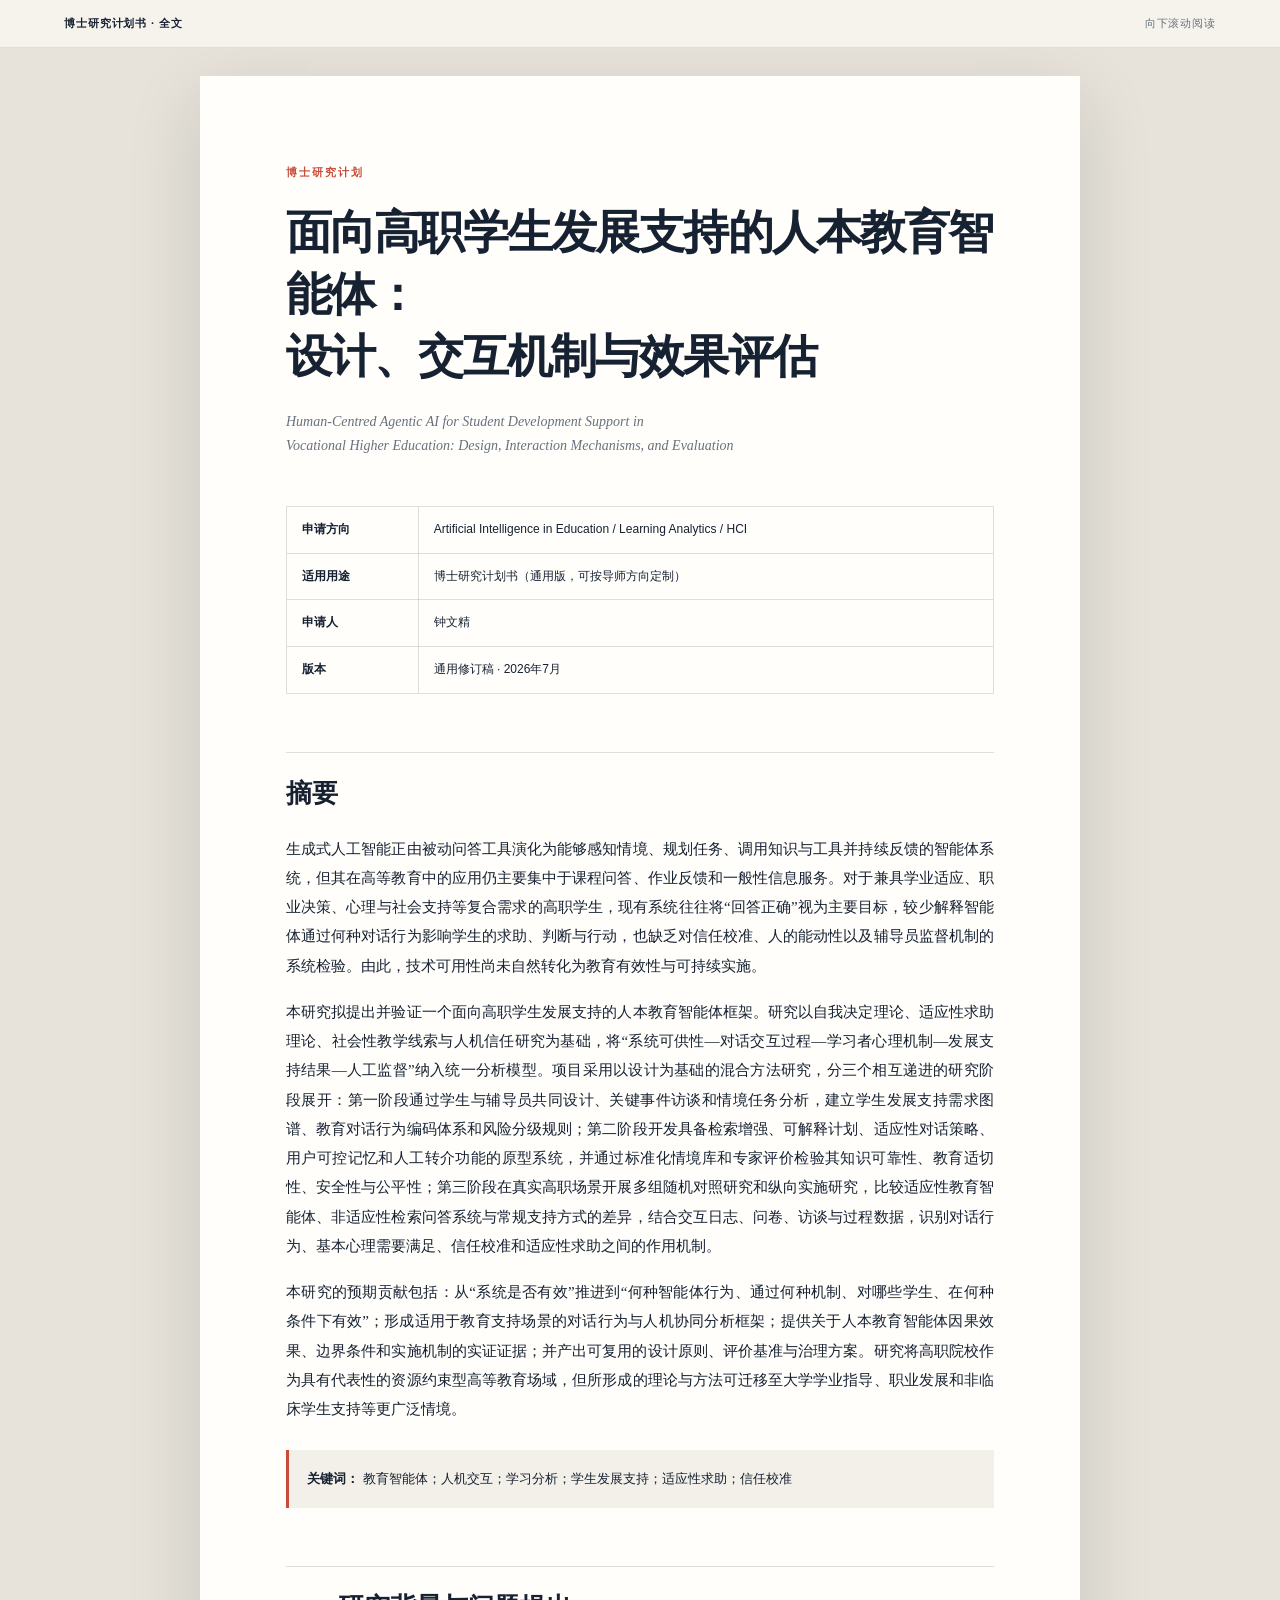
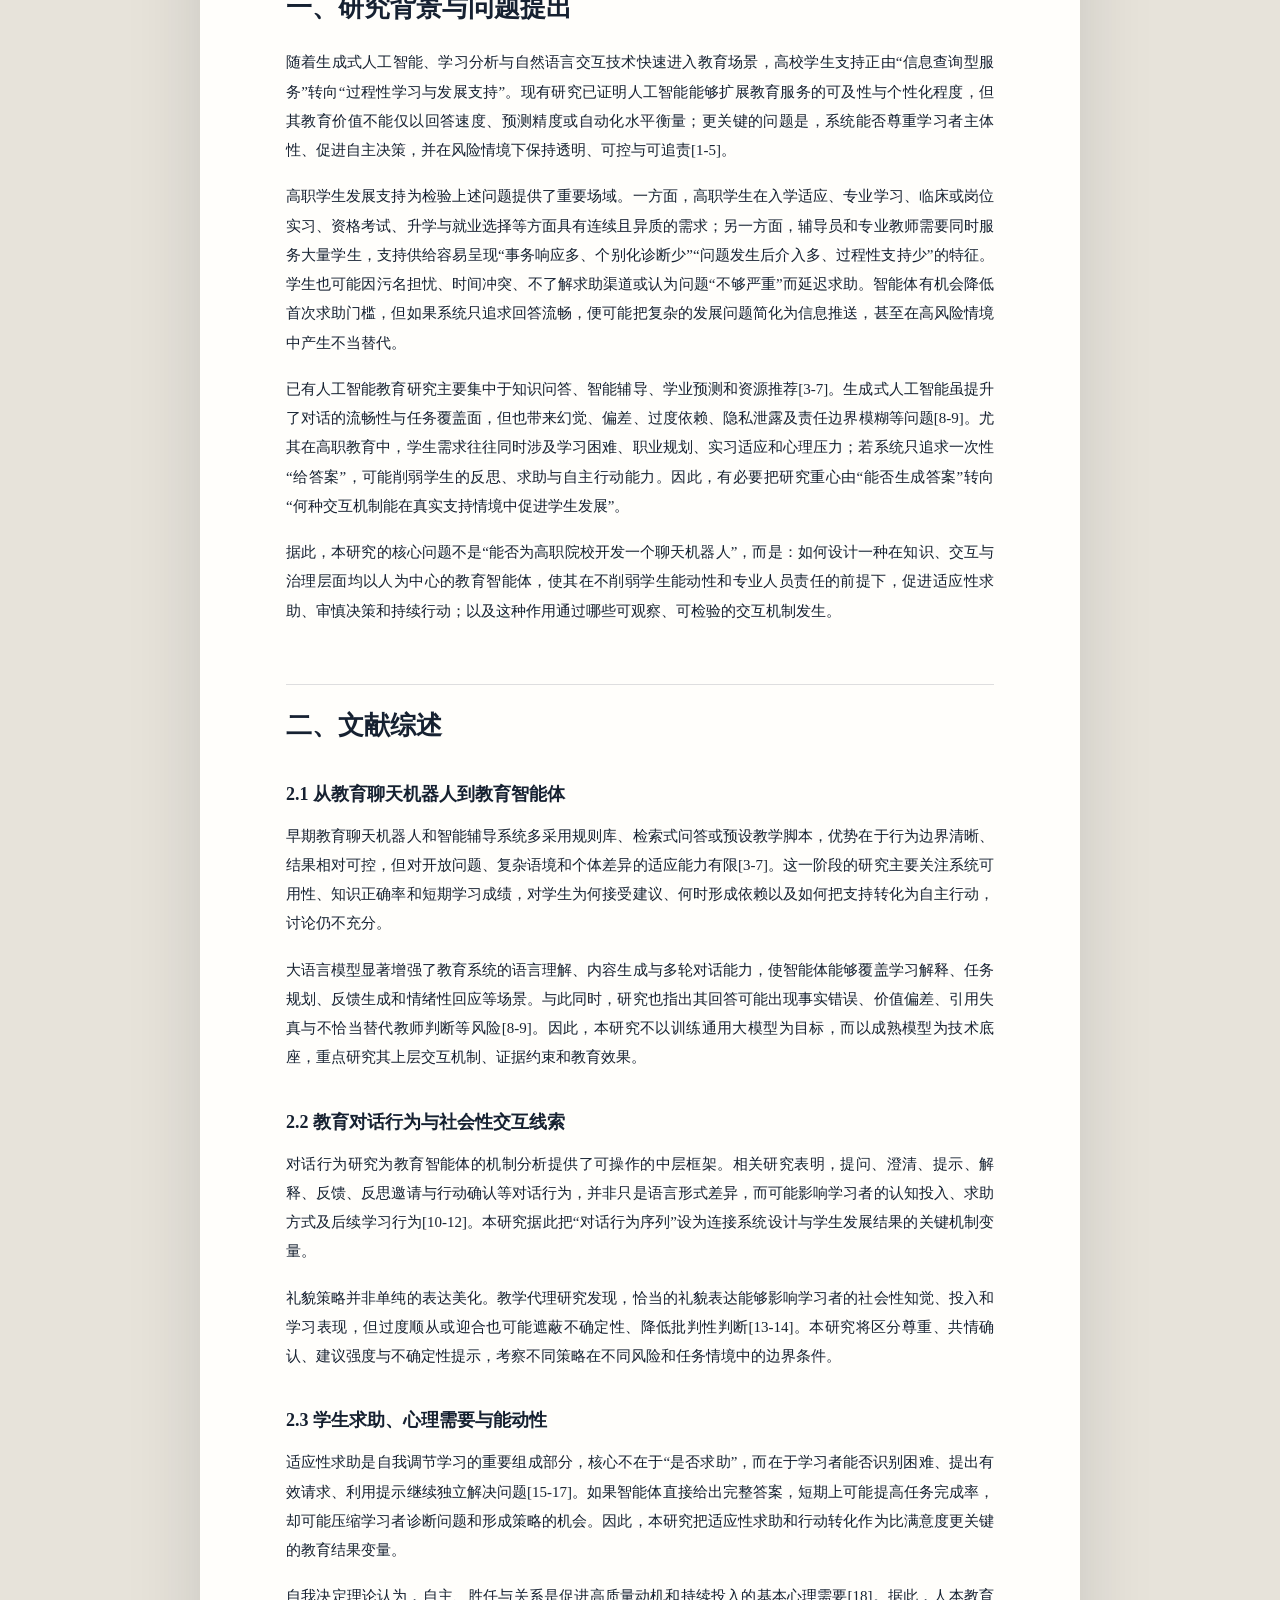
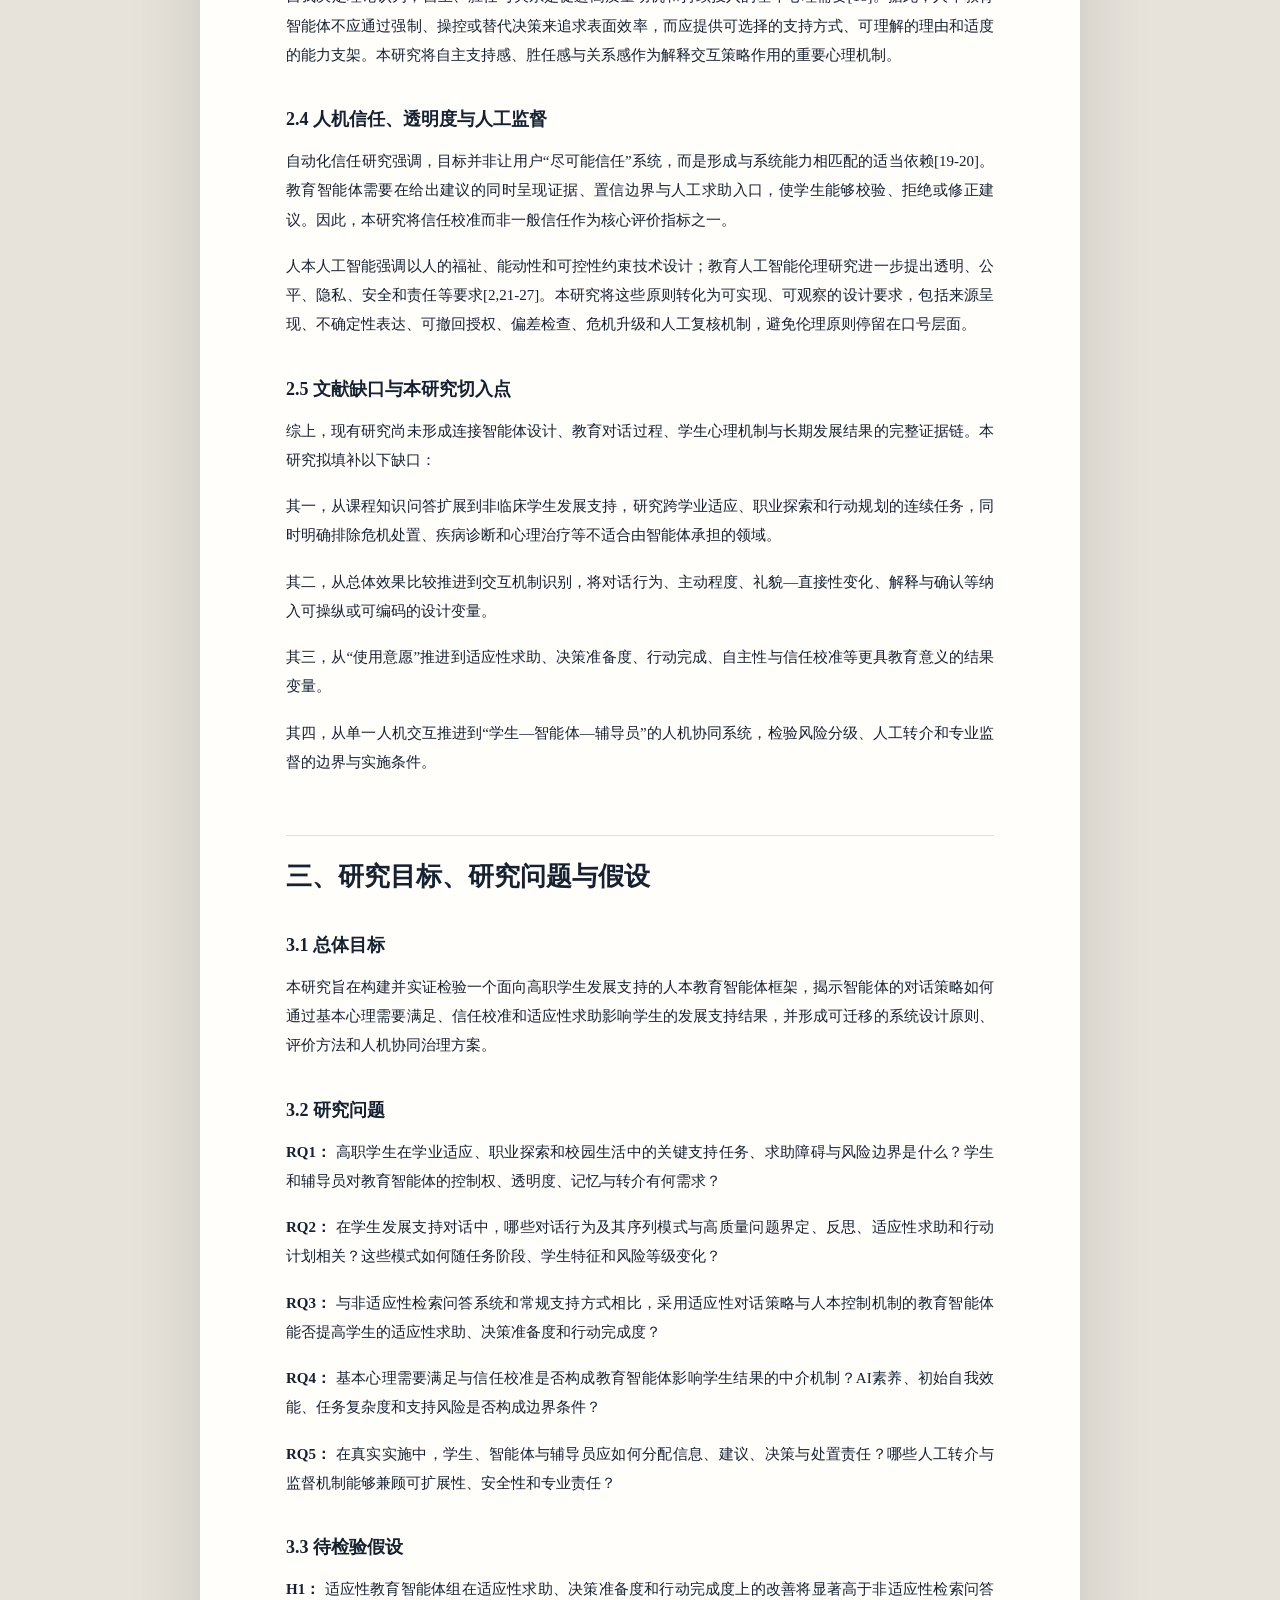
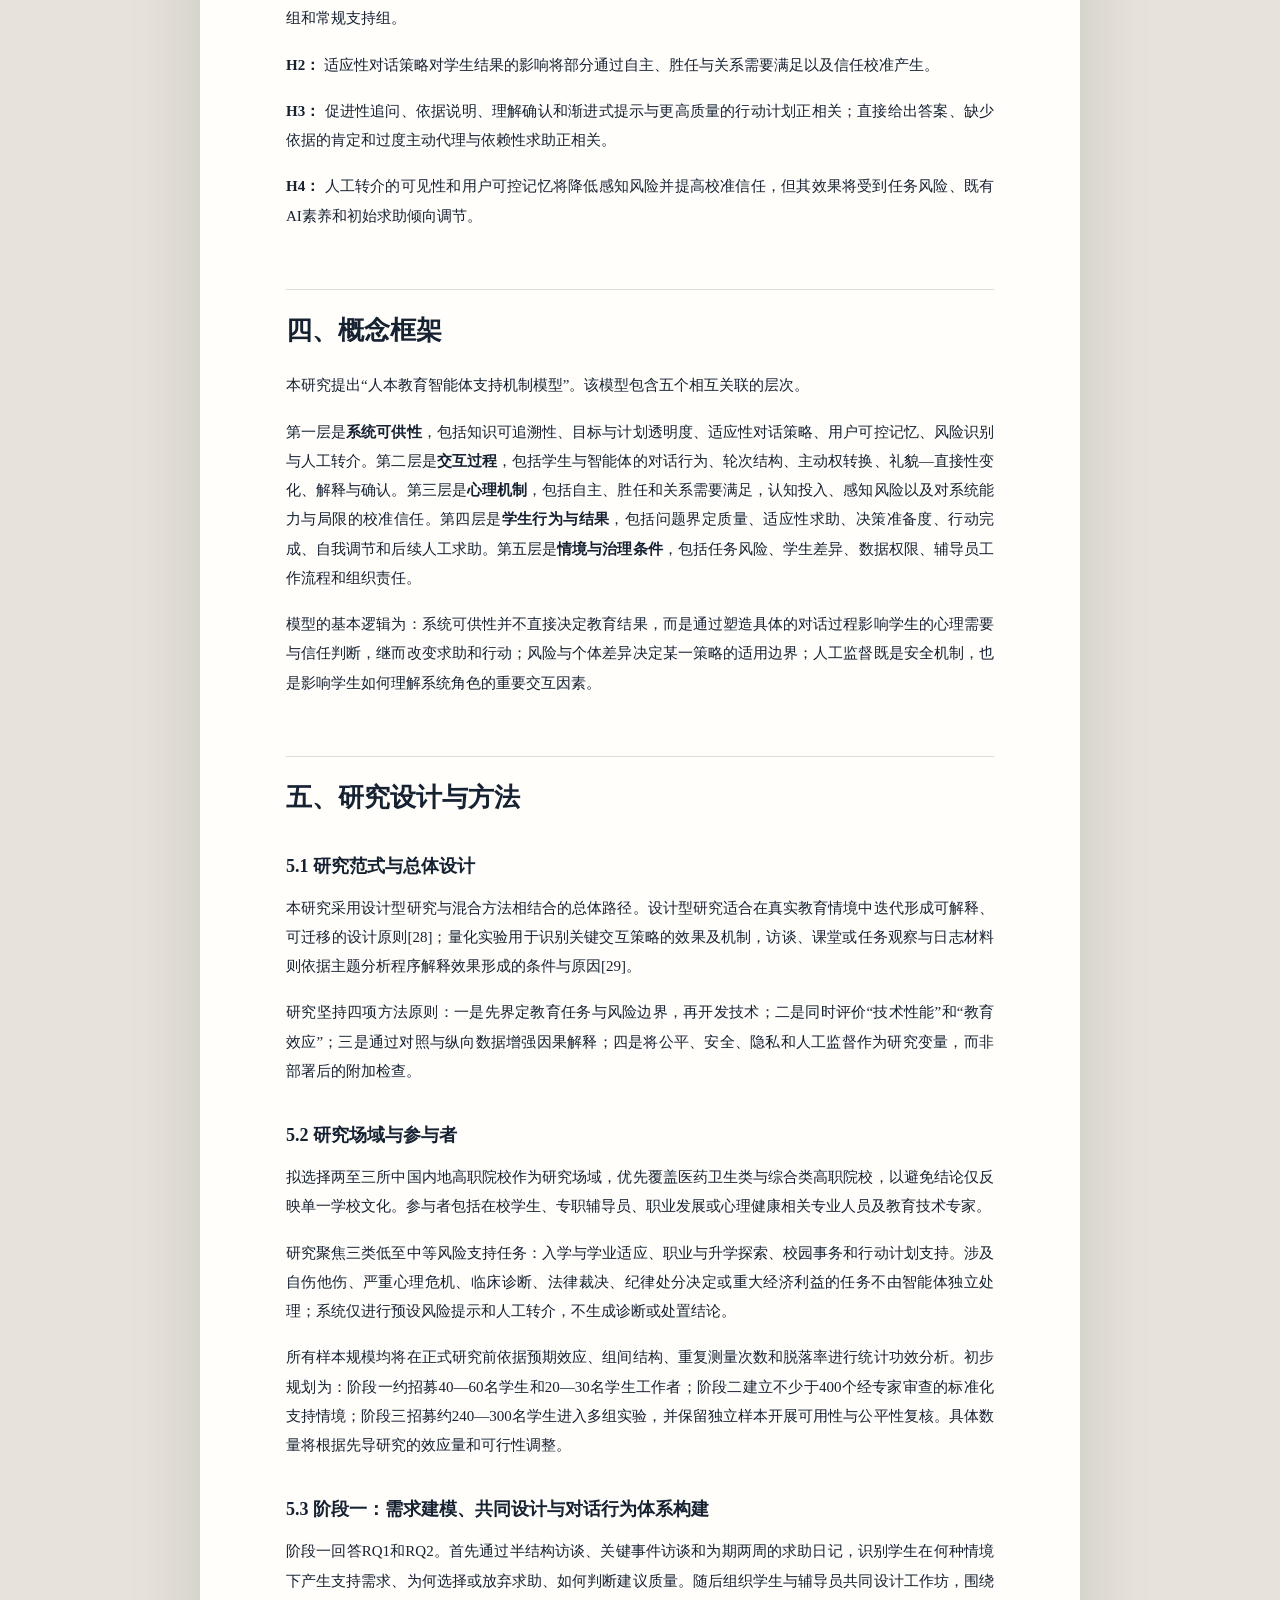
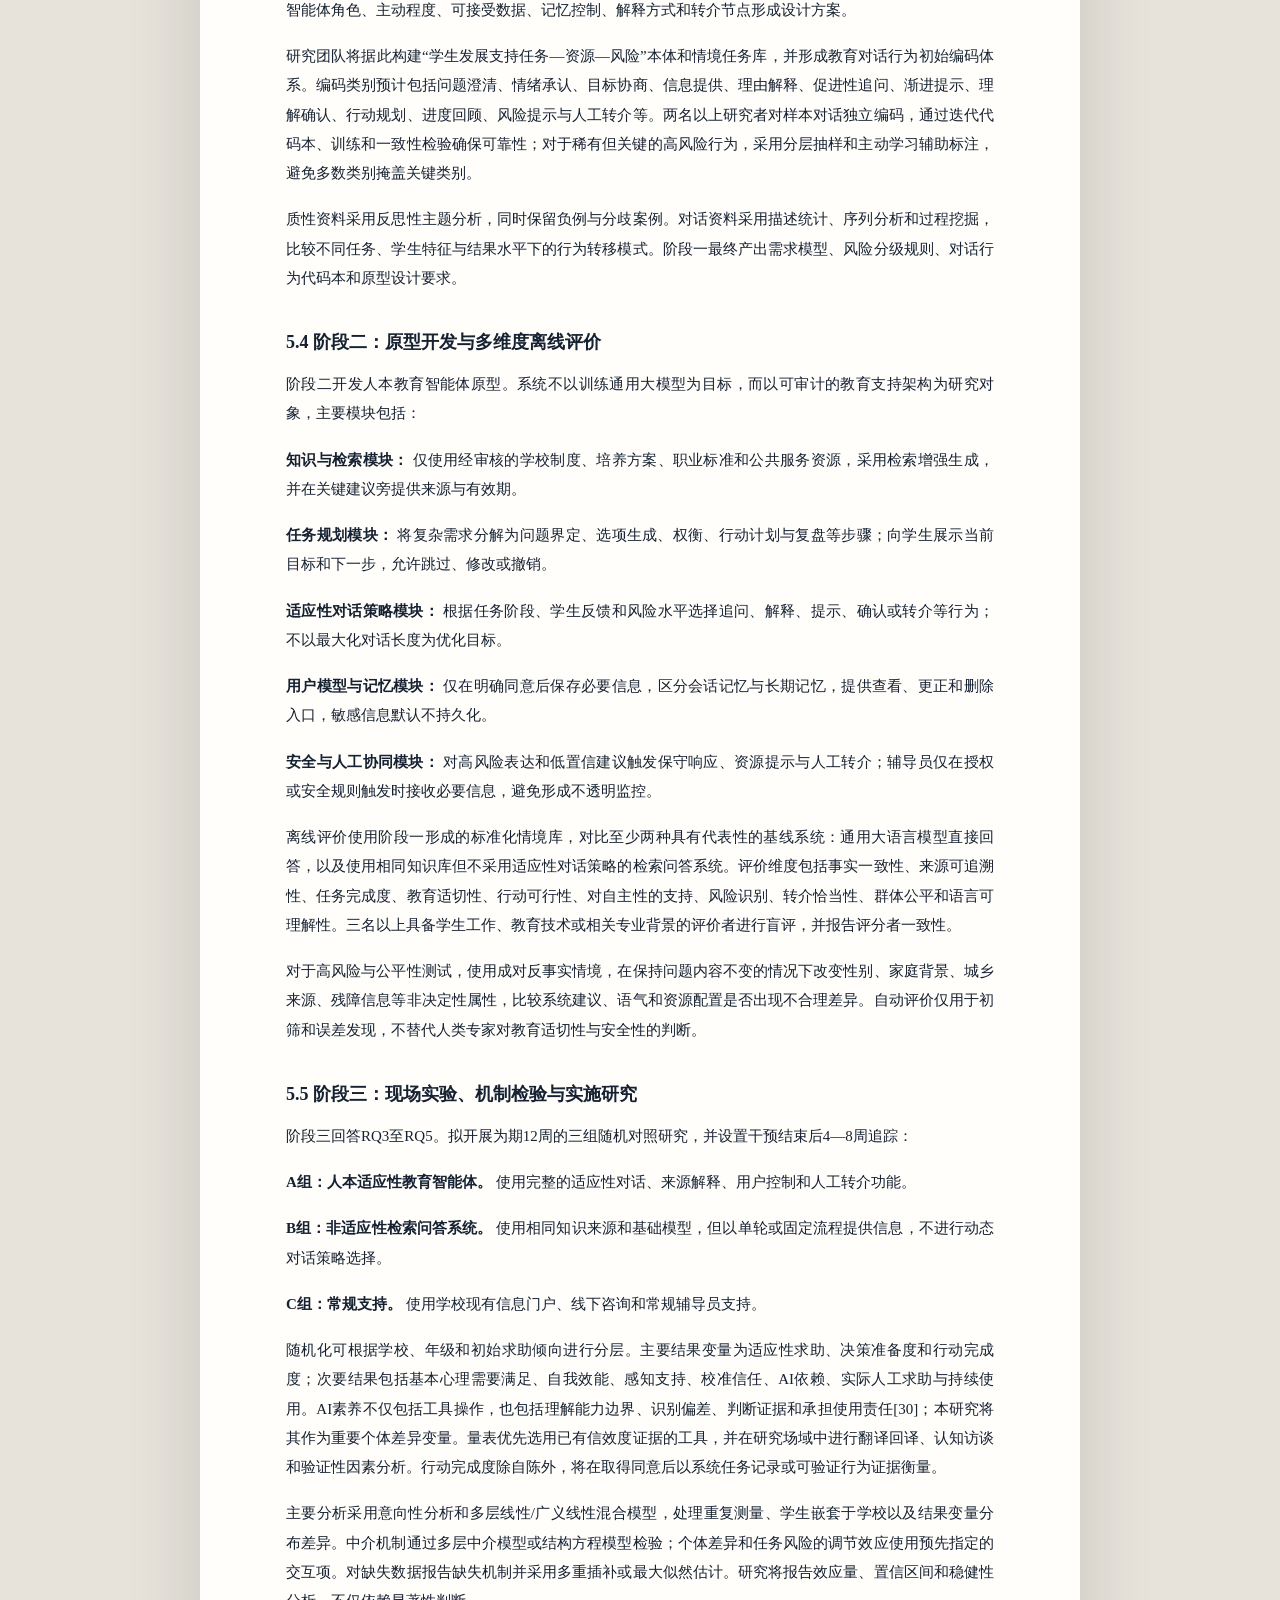
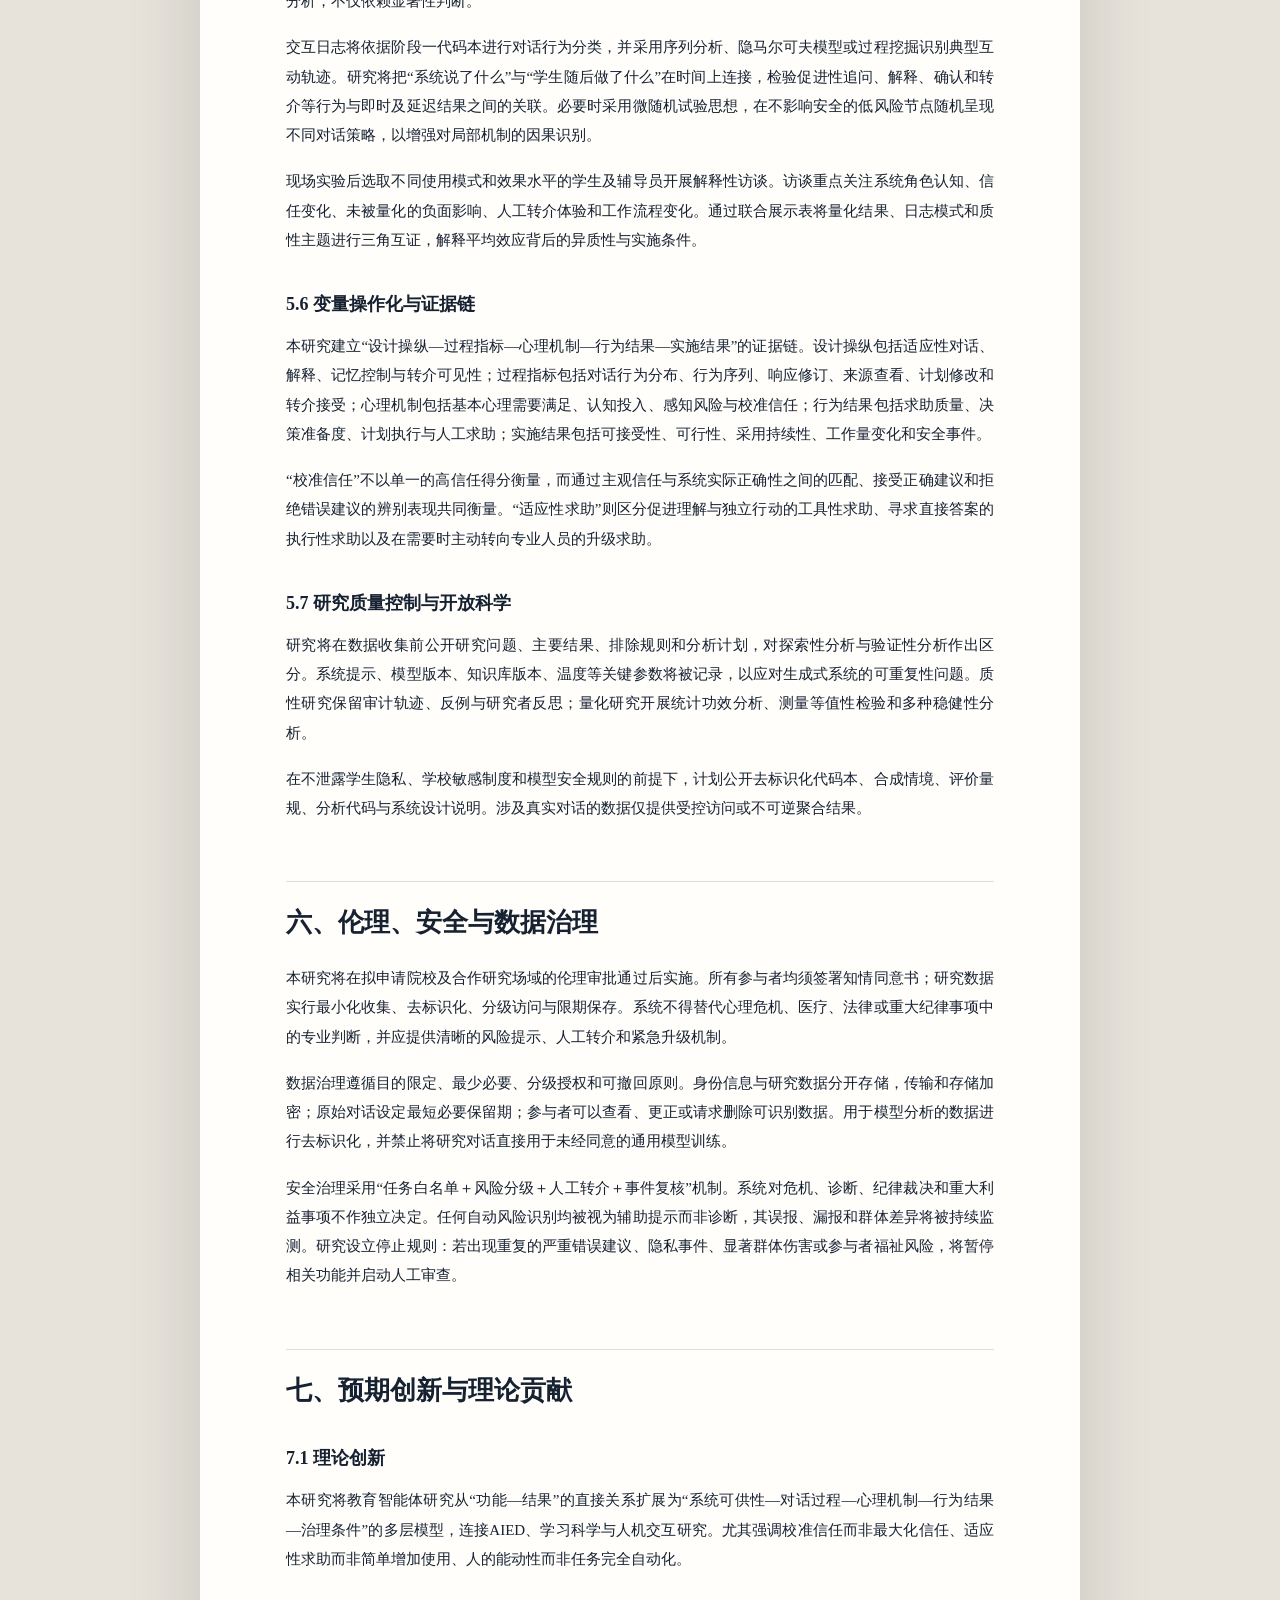
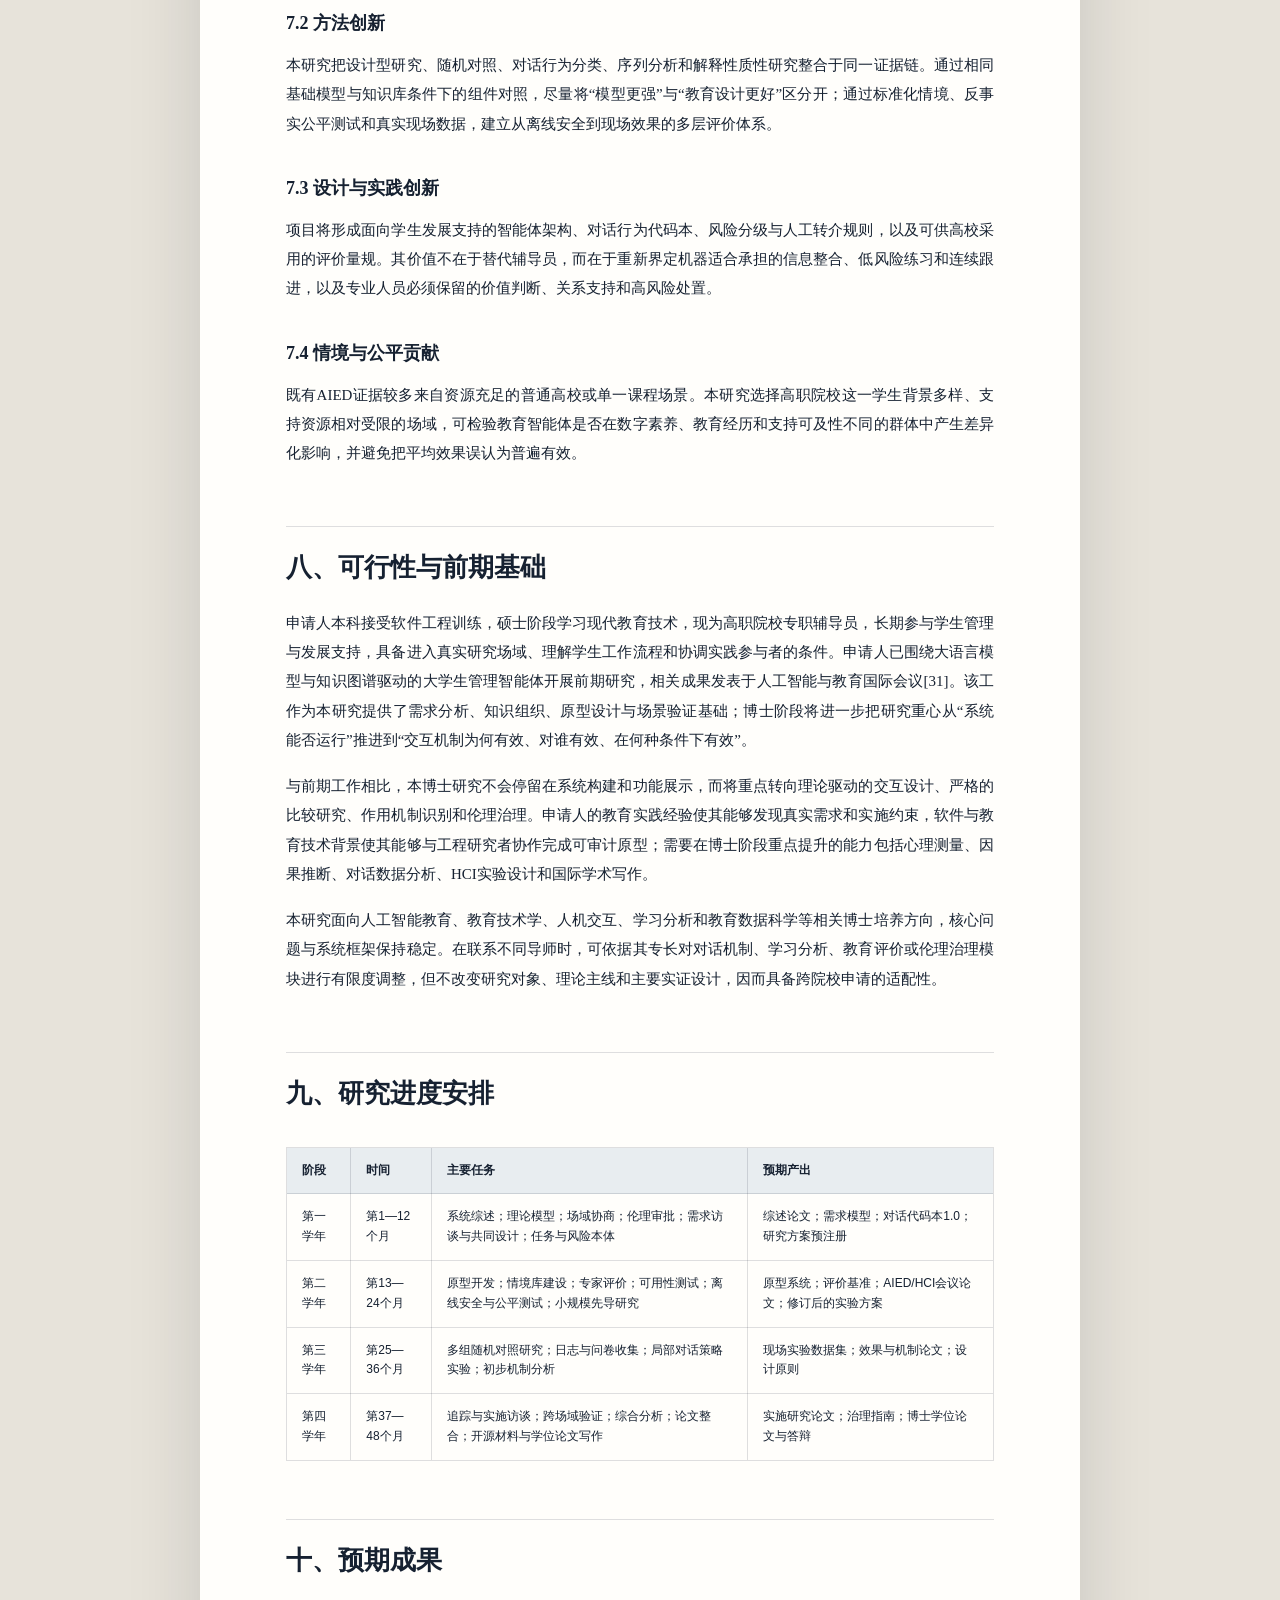
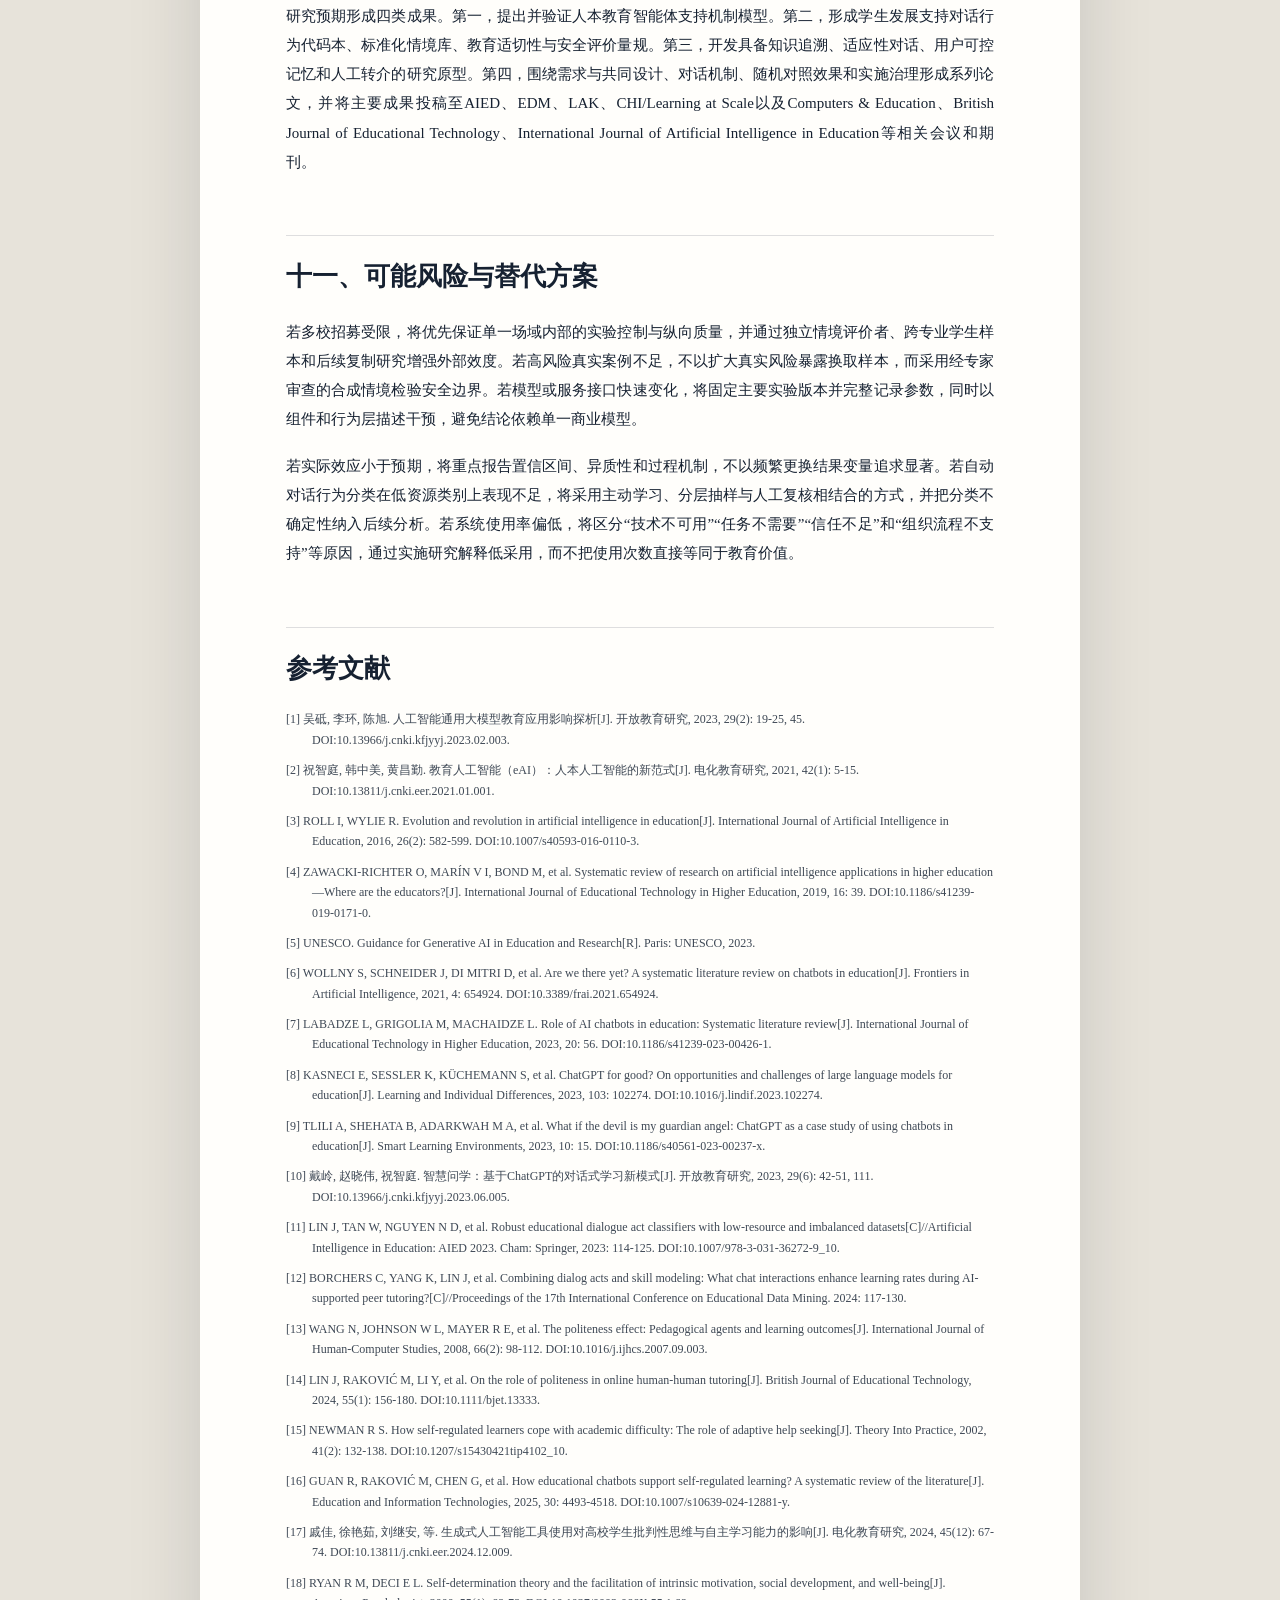
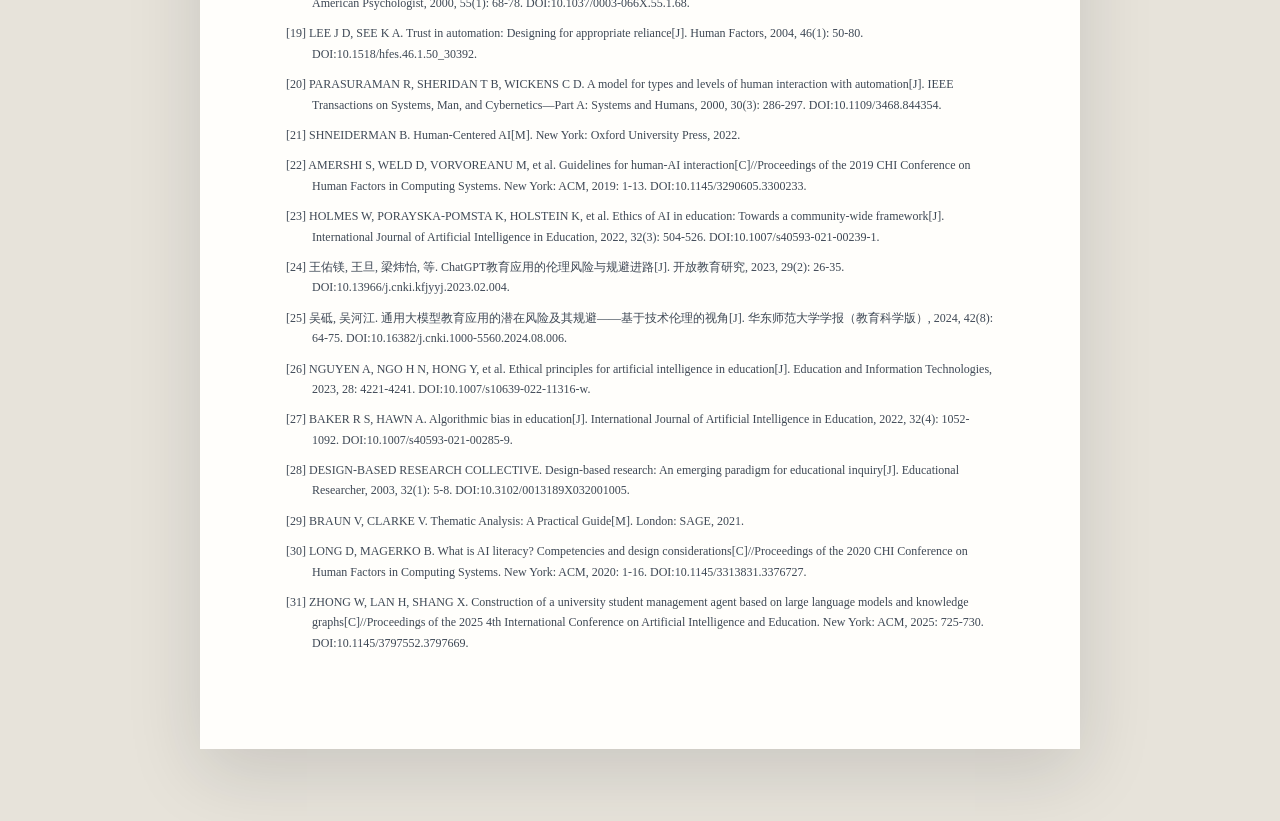
<file: research-plan/index.html>
<!doctype html>
<html lang="zh-CN">
<head>
  <meta charset="utf-8">
  <meta name="viewport" content="width=device-width, initial-scale=1">
  <title>面向高职学生发展支持的人本教育智能体：设计、交互机制与效果评估｜博士研究计划书</title>
  <meta name="description" content="Human-Centred Agentic AI for Student Development Support in Vocational Higher Education: Design, Interaction Mechanisms, and Evaluation">
  <style>
    :root {
      color-scheme: light;
      --ink: #162131;
      --soft: #68717d;
      --paper: #fffefb;
      --ground: #e7e3da;
      --line: rgba(22, 33, 49, .14);
      --accent: #c84c37;
    }
    * { box-sizing: border-box; }
    html { scroll-behavior: smooth; }
    body {
      margin: 0;
      background: var(--ground);
      color: var(--ink);
      font-family: "Songti SC", "STSong", "Noto Serif CJK SC", serif;
      line-height: 1.95;
    }
    .progress {
      position: fixed;
      z-index: 20;
      top: 0;
      left: 0;
      width: 0;
      height: 3px;
      background: var(--accent);
    }
    .reader-bar {
      position: sticky;
      z-index: 10;
      top: 0;
      display: flex;
      justify-content: space-between;
      gap: 20px;
      padding: 13px 5vw;
      border-bottom: 1px solid rgba(22, 33, 49, .1);
      background: rgba(247, 244, 237, .94);
      color: var(--soft);
      font-family: "PingFang SC", "Microsoft YaHei", sans-serif;
      font-size: 11px;
      letter-spacing: .08em;
      backdrop-filter: blur(14px);
    }
    .reader-bar strong { color: var(--ink); font-weight: 600; }
    article {
      width: min(880px, calc(100% - 48px));
      margin: 28px auto 72px;
      padding: clamp(42px, 7vw, 86px);
      background: var(--paper);
      box-shadow: 0 22px 70px rgba(16, 23, 35, .14);
    }
    .document-eyebrow {
      margin: 0 0 18px;
      color: var(--accent);
      font-family: "PingFang SC", sans-serif;
      font-size: 11px;
      font-weight: 700;
      letter-spacing: .18em;
    }
    h1 {
      margin: 0;
      font-size: clamp(28px, 5vw, 46px);
      font-weight: 600;
      letter-spacing: -.04em;
      line-height: 1.35;
    }
    .document-subtitle {
      margin: 22px 0 48px;
      color: var(--soft);
      font-family: Georgia, serif;
      font-size: 14px;
      font-style: italic;
      line-height: 1.7;
    }
    h2 {
      margin: 58px 0 22px;
      padding-top: 22px;
      border-top: 1px solid var(--line);
      font-size: 26px;
      line-height: 1.45;
    }
    h3 {
      margin: 36px 0 14px;
      font-size: 18px;
      line-height: 1.5;
    }
    p {
      margin: 0 0 17px;
      font-size: 15px;
      text-align: justify;
    }
    .keywords {
      margin: 26px 0 40px;
      padding: 16px 18px;
      border-left: 3px solid var(--accent);
      background: #f3f0e9;
      font-family: "PingFang SC", sans-serif;
      font-size: 13px;
      text-align: left;
    }
    .reference {
      margin-bottom: 10px;
      padding-left: 26px;
      text-indent: -26px;
      color: #3e4855;
      font-size: 12px;
      line-height: 1.7;
      text-align: left;
    }
    .table-wrap {
      overflow-x: auto;
      margin: 34px 0 46px;
      border: 1px solid var(--line);
    }
    table {
      width: 100%;
      min-width: 640px;
      border-collapse: collapse;
      font-family: "PingFang SC", "Microsoft YaHei", sans-serif;
      font-size: 12px;
      line-height: 1.65;
    }
    th, td {
      padding: 13px 15px;
      border-right: 1px solid var(--line);
      border-bottom: 1px solid var(--line);
      vertical-align: top;
      text-align: left;
    }
    th {
      background: #e8edf0;
      font-weight: 700;
    }
    tr:last-child td { border-bottom: 0; }
    th:last-child, td:last-child { border-right: 0; }
    ::selection { background: rgba(200, 76, 55, .18); }
    @media (max-width: 620px) {
      .reader-bar { padding: 11px 18px; }
      article {
        width: 100%;
        margin: 0;
        padding: 38px 22px 64px;
        box-shadow: none;
      }
      h1 { font-size: 30px; }
      h2 { font-size: 22px; }
      p { font-size: 14px; line-height: 1.9; }
    }
  </style>
</head>
<body>
  <div class="progress" aria-hidden="true"></div>
  <div class="reader-bar">
    <strong>博士研究计划书 · 全文</strong>
    <span>向下滚动阅读</span>
  </div>
  <article><p class="document-eyebrow"><strong>博士研究计划</strong></p>
<h1><strong>面向高职学生发展支持的人本教育智能体：<br>设计、交互机制与效果评估</strong></h1>
<p class="document-subtitle"><em>Human-Centred Agentic AI for Student Development Support in<br>Vocational Higher Education: Design, Interaction Mechanisms, and Evaluation</em></p>
<div class="table-wrap"><table><tr><td><strong>申请方向</strong></td><td>Artificial Intelligence in Education / Learning Analytics / HCI</td></tr><tr><td><strong>适用用途</strong></td><td>博士研究计划书（通用版，可按导师方向定制）</td></tr><tr><td><strong>申请人</strong></td><td>钟文精</td></tr><tr><td><strong>版本</strong></td><td>通用修订稿 · 2026年7月</td></tr></table></div>
<h2><strong>摘要</strong></h2>
<p>生成式人工智能正由被动问答工具演化为能够感知情境、规划任务、调用知识与工具并持续反馈的智能体系统，但其在高等教育中的应用仍主要集中于课程问答、作业反馈和一般性信息服务。对于兼具学业适应、职业决策、心理与社会支持等复合需求的高职学生，现有系统往往将“回答正确”视为主要目标，较少解释智能体通过何种对话行为影响学生的求助、判断与行动，也缺乏对信任校准、人的能动性以及辅导员监督机制的系统检验。由此，技术可用性尚未自然转化为教育有效性与可持续实施。</p>
<p>本研究拟提出并验证一个面向高职学生发展支持的人本教育智能体框架。研究以自我决定理论、适应性求助理论、社会性教学线索与人机信任研究为基础，将“系统可供性—对话交互过程—学习者心理机制—发展支持结果—人工监督”纳入统一分析模型。项目采用以设计为基础的混合方法研究，分三个相互递进的研究阶段展开：第一阶段通过学生与辅导员共同设计、关键事件访谈和情境任务分析，建立学生发展支持需求图谱、教育对话行为编码体系和风险分级规则；第二阶段开发具备检索增强、可解释计划、适应性对话策略、用户可控记忆和人工转介功能的原型系统，并通过标准化情境库和专家评价检验其知识可靠性、教育适切性、安全性与公平性；第三阶段在真实高职场景开展多组随机对照研究和纵向实施研究，比较适应性教育智能体、非适应性检索问答系统与常规支持方式的差异，结合交互日志、问卷、访谈与过程数据，识别对话行为、基本心理需要满足、信任校准和适应性求助之间的作用机制。</p>
<p>本研究的预期贡献包括：从“系统是否有效”推进到“何种智能体行为、通过何种机制、对哪些学生、在何种条件下有效”；形成适用于教育支持场景的对话行为与人机协同分析框架；提供关于人本教育智能体因果效果、边界条件和实施机制的实证证据；并产出可复用的设计原则、评价基准与治理方案。研究将高职院校作为具有代表性的资源约束型高等教育场域，但所形成的理论与方法可迁移至大学学业指导、职业发展和非临床学生支持等更广泛情境。</p>
<p class="keywords"><strong>关键词：</strong> 教育智能体；人机交互；学习分析；学生发展支持；适应性求助；信任校准</p>
<h2><strong>一、研究背景与问题提出</strong></h2>
<p>随着生成式人工智能、学习分析与自然语言交互技术快速进入教育场景，高校学生支持正由“信息查询型服务”转向“过程性学习与发展支持”。现有研究已证明人工智能能够扩展教育服务的可及性与个性化程度，但其教育价值不能仅以回答速度、预测精度或自动化水平衡量；更关键的问题是，系统能否尊重学习者主体性、促进自主决策，并在风险情境下保持透明、可控与可追责[1-5]。</p>
<p>高职学生发展支持为检验上述问题提供了重要场域。一方面，高职学生在入学适应、专业学习、临床或岗位实习、资格考试、升学与就业选择等方面具有连续且异质的需求；另一方面，辅导员和专业教师需要同时服务大量学生，支持供给容易呈现“事务响应多、个别化诊断少”“问题发生后介入多、过程性支持少”的特征。学生也可能因污名担忧、时间冲突、不了解求助渠道或认为问题“不够严重”而延迟求助。智能体有机会降低首次求助门槛，但如果系统只追求回答流畅，便可能把复杂的发展问题简化为信息推送，甚至在高风险情境中产生不当替代。</p>
<p>已有人工智能教育研究主要集中于知识问答、智能辅导、学业预测和资源推荐[3-7]。生成式人工智能虽提升了对话的流畅性与任务覆盖面，但也带来幻觉、偏差、过度依赖、隐私泄露及责任边界模糊等问题[8-9]。尤其在高职教育中，学生需求往往同时涉及学习困难、职业规划、实习适应和心理压力；若系统只追求一次性“给答案”，可能削弱学生的反思、求助与自主行动能力。因此，有必要把研究重心由“能否生成答案”转向“何种交互机制能在真实支持情境中促进学生发展”。</p>
<p>据此，本研究的核心问题不是“能否为高职院校开发一个聊天机器人”，而是：如何设计一种在知识、交互与治理层面均以人为中心的教育智能体，使其在不削弱学生能动性和专业人员责任的前提下，促进适应性求助、审慎决策和持续行动；以及这种作用通过哪些可观察、可检验的交互机制发生。</p>
<h2><strong>二、文献综述</strong></h2>
<h3><strong>2.1 从教育聊天机器人到教育智能体</strong></h3>
<p>早期教育聊天机器人和智能辅导系统多采用规则库、检索式问答或预设教学脚本，优势在于行为边界清晰、结果相对可控，但对开放问题、复杂语境和个体差异的适应能力有限[3-7]。这一阶段的研究主要关注系统可用性、知识正确率和短期学习成绩，对学生为何接受建议、何时形成依赖以及如何把支持转化为自主行动，讨论仍不充分。</p>
<p>大语言模型显著增强了教育系统的语言理解、内容生成与多轮对话能力，使智能体能够覆盖学习解释、任务规划、反馈生成和情绪性回应等场景。与此同时，研究也指出其回答可能出现事实错误、价值偏差、引用失真与不恰当替代教师判断等风险[8-9]。因此，本研究不以训练通用大模型为目标，而以成熟模型为技术底座，重点研究其上层交互机制、证据约束和教育效果。</p>
<h3><strong>2.2 教育对话行为与社会性交互线索</strong></h3>
<p>对话行为研究为教育智能体的机制分析提供了可操作的中层框架。相关研究表明，提问、澄清、提示、解释、反馈、反思邀请与行动确认等对话行为，并非只是语言形式差异，而可能影响学习者的认知投入、求助方式及后续学习行为[10-12]。本研究据此把“对话行为序列”设为连接系统设计与学生发展结果的关键机制变量。</p>
<p>礼貌策略并非单纯的表达美化。教学代理研究发现，恰当的礼貌表达能够影响学习者的社会性知觉、投入和学习表现，但过度顺从或迎合也可能遮蔽不确定性、降低批判性判断[13-14]。本研究将区分尊重、共情确认、建议强度与不确定性提示，考察不同策略在不同风险和任务情境中的边界条件。</p>
<h3><strong>2.3 学生求助、心理需要与能动性</strong></h3>
<p>适应性求助是自我调节学习的重要组成部分，核心不在于“是否求助”，而在于学习者能否识别困难、提出有效请求、利用提示继续独立解决问题[15-17]。如果智能体直接给出完整答案，短期上可能提高任务完成率，却可能压缩学习者诊断问题和形成策略的机会。因此，本研究把适应性求助和行动转化作为比满意度更关键的教育结果变量。</p>
<p>自我决定理论认为，自主、胜任与关系是促进高质量动机和持续投入的基本心理需要[18]。据此，人本教育智能体不应通过强制、操控或替代决策来追求表面效率，而应提供可选择的支持方式、可理解的理由和适度的能力支架。本研究将自主支持感、胜任感与关系感作为解释交互策略作用的重要心理机制。</p>
<h3><strong>2.4 人机信任、透明度与人工监督</strong></h3>
<p>自动化信任研究强调，目标并非让用户“尽可能信任”系统，而是形成与系统能力相匹配的适当依赖[19-20]。教育智能体需要在给出建议的同时呈现证据、置信边界与人工求助入口，使学生能够校验、拒绝或修正建议。因此，本研究将信任校准而非一般信任作为核心评价指标之一。</p>
<p>人本人工智能强调以人的福祉、能动性和可控性约束技术设计；教育人工智能伦理研究进一步提出透明、公平、隐私、安全和责任等要求[2,21-27]。本研究将这些原则转化为可实现、可观察的设计要求，包括来源呈现、不确定性表达、可撤回授权、偏差检查、危机升级和人工复核机制，避免伦理原则停留在口号层面。</p>
<h3><strong>2.5 文献缺口与本研究切入点</strong></h3>
<p>综上，现有研究尚未形成连接智能体设计、教育对话过程、学生心理机制与长期发展结果的完整证据链。本研究拟填补以下缺口：</p>
<p>其一，从课程知识问答扩展到非临床学生发展支持，研究跨学业适应、职业探索和行动规划的连续任务，同时明确排除危机处置、疾病诊断和心理治疗等不适合由智能体承担的领域。</p>
<p>其二，从总体效果比较推进到交互机制识别，将对话行为、主动程度、礼貌—直接性变化、解释与确认等纳入可操纵或可编码的设计变量。</p>
<p>其三，从“使用意愿”推进到适应性求助、决策准备度、行动完成、自主性与信任校准等更具教育意义的结果变量。</p>
<p>其四，从单一人机交互推进到“学生—智能体—辅导员”的人机协同系统，检验风险分级、人工转介和专业监督的边界与实施条件。</p>
<h2><strong>三、研究目标、研究问题与假设</strong></h2>
<h3><strong>3.1 总体目标</strong></h3>
<p>本研究旨在构建并实证检验一个面向高职学生发展支持的人本教育智能体框架，揭示智能体的对话策略如何通过基本心理需要满足、信任校准和适应性求助影响学生的发展支持结果，并形成可迁移的系统设计原则、评价方法和人机协同治理方案。</p>
<h3><strong>3.2 研究问题</strong></h3>
<p><strong>RQ1：</strong> 高职学生在学业适应、职业探索和校园生活中的关键支持任务、求助障碍与风险边界是什么？学生和辅导员对教育智能体的控制权、透明度、记忆与转介有何需求？</p>
<p><strong>RQ2：</strong> 在学生发展支持对话中，哪些对话行为及其序列模式与高质量问题界定、反思、适应性求助和行动计划相关？这些模式如何随任务阶段、学生特征和风险等级变化？</p>
<p><strong>RQ3：</strong> 与非适应性检索问答系统和常规支持方式相比，采用适应性对话策略与人本控制机制的教育智能体能否提高学生的适应性求助、决策准备度和行动完成度？</p>
<p><strong>RQ4：</strong> 基本心理需要满足与信任校准是否构成教育智能体影响学生结果的中介机制？AI素养、初始自我效能、任务复杂度和支持风险是否构成边界条件？</p>
<p><strong>RQ5：</strong> 在真实实施中，学生、智能体与辅导员应如何分配信息、建议、决策与处置责任？哪些人工转介与监督机制能够兼顾可扩展性、安全性和专业责任？</p>
<h3><strong>3.3 待检验假设</strong></h3>
<p><strong>H1：</strong> 适应性教育智能体组在适应性求助、决策准备度和行动完成度上的改善将显著高于非适应性检索问答组和常规支持组。</p>
<p><strong>H2：</strong> 适应性对话策略对学生结果的影响将部分通过自主、胜任与关系需要满足以及信任校准产生。</p>
<p><strong>H3：</strong> 促进性追问、依据说明、理解确认和渐进式提示与更高质量的行动计划正相关；直接给出答案、缺少依据的肯定和过度主动代理与依赖性求助正相关。</p>
<p><strong>H4：</strong> 人工转介的可见性和用户可控记忆将降低感知风险并提高校准信任，但其效果将受到任务风险、既有AI素养和初始求助倾向调节。</p>
<h2><strong>四、概念框架</strong></h2>
<p>本研究提出“人本教育智能体支持机制模型”。该模型包含五个相互关联的层次。</p>
<p>第一层是<strong>系统可供性</strong>，包括知识可追溯性、目标与计划透明度、适应性对话策略、用户可控记忆、风险识别与人工转介。第二层是<strong>交互过程</strong>，包括学生与智能体的对话行为、轮次结构、主动权转换、礼貌—直接性变化、解释与确认。第三层是<strong>心理机制</strong>，包括自主、胜任和关系需要满足，认知投入、感知风险以及对系统能力与局限的校准信任。第四层是<strong>学生行为与结果</strong>，包括问题界定质量、适应性求助、决策准备度、行动完成、自我调节和后续人工求助。第五层是<strong>情境与治理条件</strong>，包括任务风险、学生差异、数据权限、辅导员工作流程和组织责任。</p>
<p>模型的基本逻辑为：系统可供性并不直接决定教育结果，而是通过塑造具体的对话过程影响学生的心理需要与信任判断，继而改变求助和行动；风险与个体差异决定某一策略的适用边界；人工监督既是安全机制，也是影响学生如何理解系统角色的重要交互因素。</p>
<h2><strong>五、研究设计与方法</strong></h2>
<h3><strong>5.1 研究范式与总体设计</strong></h3>
<p>本研究采用设计型研究与混合方法相结合的总体路径。设计型研究适合在真实教育情境中迭代形成可解释、可迁移的设计原则[28]；量化实验用于识别关键交互策略的效果及机制，访谈、课堂或任务观察与日志材料则依据主题分析程序解释效果形成的条件与原因[29]。</p>
<p>研究坚持四项方法原则：一是先界定教育任务与风险边界，再开发技术；二是同时评价“技术性能”和“教育效应”；三是通过对照与纵向数据增强因果解释；四是将公平、安全、隐私和人工监督作为研究变量，而非部署后的附加检查。</p>
<h3><strong>5.2 研究场域与参与者</strong></h3>
<p>拟选择两至三所中国内地高职院校作为研究场域，优先覆盖医药卫生类与综合类高职院校，以避免结论仅反映单一学校文化。参与者包括在校学生、专职辅导员、职业发展或心理健康相关专业人员及教育技术专家。</p>
<p>研究聚焦三类低至中等风险支持任务：入学与学业适应、职业与升学探索、校园事务和行动计划支持。涉及自伤他伤、严重心理危机、临床诊断、法律裁决、纪律处分决定或重大经济利益的任务不由智能体独立处理；系统仅进行预设风险提示和人工转介，不生成诊断或处置结论。</p>
<p>所有样本规模均将在正式研究前依据预期效应、组间结构、重复测量次数和脱落率进行统计功效分析。初步规划为：阶段一约招募40—60名学生和20—30名学生工作者；阶段二建立不少于400个经专家审查的标准化支持情境；阶段三招募约240—300名学生进入多组实验，并保留独立样本开展可用性与公平性复核。具体数量将根据先导研究的效应量和可行性调整。</p>
<h3><strong>5.3 阶段一：需求建模、共同设计与对话行为体系构建</strong></h3>
<p>阶段一回答RQ1和RQ2。首先通过半结构访谈、关键事件访谈和为期两周的求助日记，识别学生在何种情境下产生支持需求、为何选择或放弃求助、如何判断建议质量。随后组织学生与辅导员共同设计工作坊，围绕智能体角色、主动程度、可接受数据、记忆控制、解释方式和转介节点形成设计方案。</p>
<p>研究团队将据此构建“学生发展支持任务—资源—风险”本体和情境任务库，并形成教育对话行为初始编码体系。编码类别预计包括问题澄清、情绪承认、目标协商、信息提供、理由解释、促进性追问、渐进提示、理解确认、行动规划、进度回顾、风险提示与人工转介等。两名以上研究者对样本对话独立编码，通过迭代代码本、训练和一致性检验确保可靠性；对于稀有但关键的高风险行为，采用分层抽样和主动学习辅助标注，避免多数类别掩盖关键类别。</p>
<p>质性资料采用反思性主题分析，同时保留负例与分歧案例。对话资料采用描述统计、序列分析和过程挖掘，比较不同任务、学生特征与结果水平下的行为转移模式。阶段一最终产出需求模型、风险分级规则、对话行为代码本和原型设计要求。</p>
<h3><strong>5.4 阶段二：原型开发与多维度离线评价</strong></h3>
<p>阶段二开发人本教育智能体原型。系统不以训练通用大模型为目标，而以可审计的教育支持架构为研究对象，主要模块包括：</p>
<p><strong>知识与检索模块：</strong> 仅使用经审核的学校制度、培养方案、职业标准和公共服务资源，采用检索增强生成，并在关键建议旁提供来源与有效期。</p>
<p><strong>任务规划模块：</strong> 将复杂需求分解为问题界定、选项生成、权衡、行动计划与复盘等步骤；向学生展示当前目标和下一步，允许跳过、修改或撤销。</p>
<p><strong>适应性对话策略模块：</strong> 根据任务阶段、学生反馈和风险水平选择追问、解释、提示、确认或转介等行为；不以最大化对话长度为优化目标。</p>
<p><strong>用户模型与记忆模块：</strong> 仅在明确同意后保存必要信息，区分会话记忆与长期记忆，提供查看、更正和删除入口，敏感信息默认不持久化。</p>
<p><strong>安全与人工协同模块：</strong> 对高风险表达和低置信建议触发保守响应、资源提示与人工转介；辅导员仅在授权或安全规则触发时接收必要信息，避免形成不透明监控。</p>
<p>离线评价使用阶段一形成的标准化情境库，对比至少两种具有代表性的基线系统：通用大语言模型直接回答，以及使用相同知识库但不采用适应性对话策略的检索问答系统。评价维度包括事实一致性、来源可追溯性、任务完成度、教育适切性、行动可行性、对自主性的支持、风险识别、转介恰当性、群体公平和语言可理解性。三名以上具备学生工作、教育技术或相关专业背景的评价者进行盲评，并报告评分者一致性。</p>
<p>对于高风险与公平性测试，使用成对反事实情境，在保持问题内容不变的情况下改变性别、家庭背景、城乡来源、残障信息等非决定性属性，比较系统建议、语气和资源配置是否出现不合理差异。自动评价仅用于初筛和误差发现，不替代人类专家对教育适切性与安全性的判断。</p>
<h3><strong>5.5 阶段三：现场实验、机制检验与实施研究</strong></h3>
<p>阶段三回答RQ3至RQ5。拟开展为期12周的三组随机对照研究，并设置干预结束后4—8周追踪：</p>
<p><strong>A组：人本适应性教育智能体。</strong> 使用完整的适应性对话、来源解释、用户控制和人工转介功能。</p>
<p><strong>B组：非适应性检索问答系统。</strong> 使用相同知识来源和基础模型，但以单轮或固定流程提供信息，不进行动态对话策略选择。</p>
<p><strong>C组：常规支持。</strong> 使用学校现有信息门户、线下咨询和常规辅导员支持。</p>
<p>随机化可根据学校、年级和初始求助倾向进行分层。主要结果变量为适应性求助、决策准备度和行动完成度；次要结果包括基本心理需要满足、自我效能、感知支持、校准信任、AI依赖、实际人工求助与持续使用。AI素养不仅包括工具操作，也包括理解能力边界、识别偏差、判断证据和承担使用责任[30]；本研究将其作为重要个体差异变量。量表优先选用已有信效度证据的工具，并在研究场域中进行翻译回译、认知访谈和验证性因素分析。行动完成度除自陈外，将在取得同意后以系统任务记录或可验证行为证据衡量。</p>
<p>主要分析采用意向性分析和多层线性/广义线性混合模型，处理重复测量、学生嵌套于学校以及结果变量分布差异。中介机制通过多层中介模型或结构方程模型检验；个体差异和任务风险的调节效应使用预先指定的交互项。对缺失数据报告缺失机制并采用多重插补或最大似然估计。研究将报告效应量、置信区间和稳健性分析，不仅依赖显著性判断。</p>
<p>交互日志将依据阶段一代码本进行对话行为分类，并采用序列分析、隐马尔可夫模型或过程挖掘识别典型互动轨迹。研究将把“系统说了什么”与“学生随后做了什么”在时间上连接，检验促进性追问、解释、确认和转介等行为与即时及延迟结果之间的关联。必要时采用微随机试验思想，在不影响安全的低风险节点随机呈现不同对话策略，以增强对局部机制的因果识别。</p>
<p>现场实验后选取不同使用模式和效果水平的学生及辅导员开展解释性访谈。访谈重点关注系统角色认知、信任变化、未被量化的负面影响、人工转介体验和工作流程变化。通过联合展示表将量化结果、日志模式和质性主题进行三角互证，解释平均效应背后的异质性与实施条件。</p>
<h3><strong>5.6 变量操作化与证据链</strong></h3>
<p>本研究建立“设计操纵—过程指标—心理机制—行为结果—实施结果”的证据链。设计操纵包括适应性对话、解释、记忆控制与转介可见性；过程指标包括对话行为分布、行为序列、响应修订、来源查看、计划修改和转介接受；心理机制包括基本心理需要满足、认知投入、感知风险与校准信任；行为结果包括求助质量、决策准备度、计划执行与人工求助；实施结果包括可接受性、可行性、采用持续性、工作量变化和安全事件。</p>
<p>“校准信任”不以单一的高信任得分衡量，而通过主观信任与系统实际正确性之间的匹配、接受正确建议和拒绝错误建议的辨别表现共同衡量。“适应性求助”则区分促进理解与独立行动的工具性求助、寻求直接答案的执行性求助以及在需要时主动转向专业人员的升级求助。</p>
<h3><strong>5.7 研究质量控制与开放科学</strong></h3>
<p>研究将在数据收集前公开研究问题、主要结果、排除规则和分析计划，对探索性分析与验证性分析作出区分。系统提示、模型版本、知识库版本、温度等关键参数将被记录，以应对生成式系统的可重复性问题。质性研究保留审计轨迹、反例与研究者反思；量化研究开展统计功效分析、测量等值性检验和多种稳健性分析。</p>
<p>在不泄露学生隐私、学校敏感制度和模型安全规则的前提下，计划公开去标识化代码本、合成情境、评价量规、分析代码与系统设计说明。涉及真实对话的数据仅提供受控访问或不可逆聚合结果。</p>
<h2><strong>六、伦理、安全与数据治理</strong></h2>
<p>本研究将在拟申请院校及合作研究场域的伦理审批通过后实施。所有参与者均须签署知情同意书；研究数据实行最小化收集、去标识化、分级访问与限期保存。系统不得替代心理危机、医疗、法律或重大纪律事项中的专业判断，并应提供清晰的风险提示、人工转介和紧急升级机制。</p>
<p>数据治理遵循目的限定、最少必要、分级授权和可撤回原则。身份信息与研究数据分开存储，传输和存储加密；原始对话设定最短必要保留期；参与者可以查看、更正或请求删除可识别数据。用于模型分析的数据进行去标识化，并禁止将研究对话直接用于未经同意的通用模型训练。</p>
<p>安全治理采用“任务白名单＋风险分级＋人工转介＋事件复核”机制。系统对危机、诊断、纪律裁决和重大利益事项不作独立决定。任何自动风险识别均被视为辅助提示而非诊断，其误报、漏报和群体差异将被持续监测。研究设立停止规则：若出现重复的严重错误建议、隐私事件、显著群体伤害或参与者福祉风险，将暂停相关功能并启动人工审查。</p>
<h2><strong>七、预期创新与理论贡献</strong></h2>
<h3><strong>7.1 理论创新</strong></h3>
<p>本研究将教育智能体研究从“功能—结果”的直接关系扩展为“系统可供性—对话过程—心理机制—行为结果—治理条件”的多层模型，连接AIED、学习科学与人机交互研究。尤其强调校准信任而非最大化信任、适应性求助而非简单增加使用、人的能动性而非任务完全自动化。</p>
<h3><strong>7.2 方法创新</strong></h3>
<p>本研究把设计型研究、随机对照、对话行为分类、序列分析和解释性质性研究整合于同一证据链。通过相同基础模型与知识库条件下的组件对照，尽量将“模型更强”与“教育设计更好”区分开；通过标准化情境、反事实公平测试和真实现场数据，建立从离线安全到现场效果的多层评价体系。</p>
<h3><strong>7.3 设计与实践创新</strong></h3>
<p>项目将形成面向学生发展支持的智能体架构、对话行为代码本、风险分级与人工转介规则，以及可供高校采用的评价量规。其价值不在于替代辅导员，而在于重新界定机器适合承担的信息整合、低风险练习和连续跟进，以及专业人员必须保留的价值判断、关系支持和高风险处置。</p>
<h3><strong>7.4 情境与公平贡献</strong></h3>
<p>既有AIED证据较多来自资源充足的普通高校或单一课程场景。本研究选择高职院校这一学生背景多样、支持资源相对受限的场域，可检验教育智能体是否在数字素养、教育经历和支持可及性不同的群体中产生差异化影响，并避免把平均效果误认为普遍有效。</p>
<h2><strong>八、可行性与前期基础</strong></h2>
<p>申请人本科接受软件工程训练，硕士阶段学习现代教育技术，现为高职院校专职辅导员，长期参与学生管理与发展支持，具备进入真实研究场域、理解学生工作流程和协调实践参与者的条件。申请人已围绕大语言模型与知识图谱驱动的大学生管理智能体开展前期研究，相关成果发表于人工智能与教育国际会议[31]。该工作为本研究提供了需求分析、知识组织、原型设计与场景验证基础；博士阶段将进一步把研究重心从“系统能否运行”推进到“交互机制为何有效、对谁有效、在何种条件下有效”。</p>
<p>与前期工作相比，本博士研究不会停留在系统构建和功能展示，而将重点转向理论驱动的交互设计、严格的比较研究、作用机制识别和伦理治理。申请人的教育实践经验使其能够发现真实需求和实施约束，软件与教育技术背景使其能够与工程研究者协作完成可审计原型；需要在博士阶段重点提升的能力包括心理测量、因果推断、对话数据分析、HCI实验设计和国际学术写作。</p>
<p>本研究面向人工智能教育、教育技术学、人机交互、学习分析和教育数据科学等相关博士培养方向，核心问题与系统框架保持稳定。在联系不同导师时，可依据其专长对对话机制、学习分析、教育评价或伦理治理模块进行有限度调整，但不改变研究对象、理论主线和主要实证设计，因而具备跨院校申请的适配性。</p>
<h2><strong>九、研究进度安排</strong></h2>
<div class="table-wrap"><table><tr><th><strong>阶段</strong></th><th><strong>时间</strong></th><th><strong>主要任务</strong></th><th><strong>预期产出</strong></th></tr><tr><td>第一学年</td><td>第1—12个月</td><td>系统综述；理论模型；场域协商；伦理审批；需求访谈与共同设计；任务与风险本体</td><td>综述论文；需求模型；对话代码本1.0；研究方案预注册</td></tr><tr><td>第二学年</td><td>第13—24个月</td><td>原型开发；情境库建设；专家评价；可用性测试；离线安全与公平测试；小规模先导研究</td><td>原型系统；评价基准；AIED/HCI会议论文；修订后的实验方案</td></tr><tr><td>第三学年</td><td>第25—36个月</td><td>多组随机对照研究；日志与问卷收集；局部对话策略实验；初步机制分析</td><td>现场实验数据集；效果与机制论文；设计原则</td></tr><tr><td>第四学年</td><td>第37—48个月</td><td>追踪与实施访谈；跨场域验证；综合分析；论文整合；开源材料与学位论文写作</td><td>实施研究论文；治理指南；博士学位论文与答辩</td></tr></table></div>
<h2><strong>十、预期成果</strong></h2>
<p>研究预期形成四类成果。第一，提出并验证人本教育智能体支持机制模型。第二，形成学生发展支持对话行为代码本、标准化情境库、教育适切性与安全评价量规。第三，开发具备知识追溯、适应性对话、用户可控记忆和人工转介的研究原型。第四，围绕需求与共同设计、对话机制、随机对照效果和实施治理形成系列论文，并将主要成果投稿至AIED、EDM、LAK、CHI/Learning at Scale以及Computers &amp; Education、British Journal of Educational Technology、International Journal of Artificial Intelligence in Education等相关会议和期刊。</p>
<h2><strong>十一、可能风险与替代方案</strong></h2>
<p>若多校招募受限，将优先保证单一场域内部的实验控制与纵向质量，并通过独立情境评价者、跨专业学生样本和后续复制研究增强外部效度。若高风险真实案例不足，不以扩大真实风险暴露换取样本，而采用经专家审查的合成情境检验安全边界。若模型或服务接口快速变化，将固定主要实验版本并完整记录参数，同时以组件和行为层描述干预，避免结论依赖单一商业模型。</p>
<p>若实际效应小于预期，将重点报告置信区间、异质性和过程机制，不以频繁更换结果变量追求显著。若自动对话行为分类在低资源类别上表现不足，将采用主动学习、分层抽样与人工复核相结合的方式，并把分类不确定性纳入后续分析。若系统使用率偏低，将区分“技术不可用”“任务不需要”“信任不足”和“组织流程不支持”等原因，通过实施研究解释低采用，而不把使用次数直接等同于教育价值。</p>
<h2><strong>参考文献</strong></h2>
<p class="reference">[1] 吴砥, 李环, 陈旭. 人工智能通用大模型教育应用影响探析[J]. 开放教育研究, 2023, 29(2): 19-25, 45. DOI:10.13966/j.cnki.kfjyyj.2023.02.003.</p>
<p class="reference">[2] 祝智庭, 韩中美, 黄昌勤. 教育人工智能（eAI）：人本人工智能的新范式[J]. 电化教育研究, 2021, 42(1): 5-15. DOI:10.13811/j.cnki.eer.2021.01.001.</p>
<p class="reference">[3] ROLL I, WYLIE R. Evolution and revolution in artificial intelligence in education[J]. International Journal of Artificial Intelligence in Education, 2016, 26(2): 582-599. DOI:10.1007/s40593-016-0110-3.</p>
<p class="reference">[4] ZAWACKI-RICHTER O, MARÍN V I, BOND M, et al. Systematic review of research on artificial intelligence applications in higher education—Where are the educators?[J]. International Journal of Educational Technology in Higher Education, 2019, 16: 39. DOI:10.1186/s41239-019-0171-0.</p>
<p class="reference">[5] UNESCO. Guidance for Generative AI in Education and Research[R]. Paris: UNESCO, 2023.</p>
<p class="reference">[6] WOLLNY S, SCHNEIDER J, DI MITRI D, et al. Are we there yet? A systematic literature review on chatbots in education[J]. Frontiers in Artificial Intelligence, 2021, 4: 654924. DOI:10.3389/frai.2021.654924.</p>
<p class="reference">[7] LABADZE L, GRIGOLIA M, MACHAIDZE L. Role of AI chatbots in education: Systematic literature review[J]. International Journal of Educational Technology in Higher Education, 2023, 20: 56. DOI:10.1186/s41239-023-00426-1.</p>
<p class="reference">[8] KASNECI E, SESSLER K, KÜCHEMANN S, et al. ChatGPT for good? On opportunities and challenges of large language models for education[J]. Learning and Individual Differences, 2023, 103: 102274. DOI:10.1016/j.lindif.2023.102274.</p>
<p class="reference">[9] TLILI A, SHEHATA B, ADARKWAH M A, et al. What if the devil is my guardian angel: ChatGPT as a case study of using chatbots in education[J]. Smart Learning Environments, 2023, 10: 15. DOI:10.1186/s40561-023-00237-x.</p>
<p class="reference">[10] 戴岭, 赵晓伟, 祝智庭. 智慧问学：基于ChatGPT的对话式学习新模式[J]. 开放教育研究, 2023, 29(6): 42-51, 111. DOI:10.13966/j.cnki.kfjyyj.2023.06.005.</p>
<p class="reference">[11] LIN J, TAN W, NGUYEN N D, et al. Robust educational dialogue act classifiers with low-resource and imbalanced datasets[C]//Artificial Intelligence in Education: AIED 2023. Cham: Springer, 2023: 114-125. DOI:10.1007/978-3-031-36272-9_10.</p>
<p class="reference">[12] BORCHERS C, YANG K, LIN J, et al. Combining dialog acts and skill modeling: What chat interactions enhance learning rates during AI-supported peer tutoring?[C]//Proceedings of the 17th International Conference on Educational Data Mining. 2024: 117-130.</p>
<p class="reference">[13] WANG N, JOHNSON W L, MAYER R E, et al. The politeness effect: Pedagogical agents and learning outcomes[J]. International Journal of Human-Computer Studies, 2008, 66(2): 98-112. DOI:10.1016/j.ijhcs.2007.09.003.</p>
<p class="reference">[14] LIN J, RAKOVIĆ M, LI Y, et al. On the role of politeness in online human-human tutoring[J]. British Journal of Educational Technology, 2024, 55(1): 156-180. DOI:10.1111/bjet.13333.</p>
<p class="reference">[15] NEWMAN R S. How self-regulated learners cope with academic difficulty: The role of adaptive help seeking[J]. Theory Into Practice, 2002, 41(2): 132-138. DOI:10.1207/s15430421tip4102_10.</p>
<p class="reference">[16] GUAN R, RAKOVIĆ M, CHEN G, et al. How educational chatbots support self-regulated learning? A systematic review of the literature[J]. Education and Information Technologies, 2025, 30: 4493-4518. DOI:10.1007/s10639-024-12881-y.</p>
<p class="reference">[17] 戚佳, 徐艳茹, 刘继安, 等. 生成式人工智能工具使用对高校学生批判性思维与自主学习能力的影响[J]. 电化教育研究, 2024, 45(12): 67-74. DOI:10.13811/j.cnki.eer.2024.12.009.</p>
<p class="reference">[18] RYAN R M, DECI E L. Self-determination theory and the facilitation of intrinsic motivation, social development, and well-being[J]. American Psychologist, 2000, 55(1): 68-78. DOI:10.1037/0003-066X.55.1.68.</p>
<p class="reference">[19] LEE J D, SEE K A. Trust in automation: Designing for appropriate reliance[J]. Human Factors, 2004, 46(1): 50-80. DOI:10.1518/hfes.46.1.50_30392.</p>
<p class="reference">[20] PARASURAMAN R, SHERIDAN T B, WICKENS C D. A model for types and levels of human interaction with automation[J]. IEEE Transactions on Systems, Man, and Cybernetics—Part A: Systems and Humans, 2000, 30(3): 286-297. DOI:10.1109/3468.844354.</p>
<p class="reference">[21] SHNEIDERMAN B. Human-Centered AI[M]. New York: Oxford University Press, 2022.</p>
<p class="reference">[22] AMERSHI S, WELD D, VORVOREANU M, et al. Guidelines for human-AI interaction[C]//Proceedings of the 2019 CHI Conference on Human Factors in Computing Systems. New York: ACM, 2019: 1-13. DOI:10.1145/3290605.3300233.</p>
<p class="reference">[23] HOLMES W, PORAYSKA-POMSTA K, HOLSTEIN K, et al. Ethics of AI in education: Towards a community-wide framework[J]. International Journal of Artificial Intelligence in Education, 2022, 32(3): 504-526. DOI:10.1007/s40593-021-00239-1.</p>
<p class="reference">[24] 王佑镁, 王旦, 梁炜怡, 等. ChatGPT教育应用的伦理风险与规避进路[J]. 开放教育研究, 2023, 29(2): 26-35. DOI:10.13966/j.cnki.kfjyyj.2023.02.004.</p>
<p class="reference">[25] 吴砥, 吴河江. 通用大模型教育应用的潜在风险及其规避——基于技术伦理的视角[J]. 华东师范大学学报（教育科学版）, 2024, 42(8): 64-75. DOI:10.16382/j.cnki.1000-5560.2024.08.006.</p>
<p class="reference">[26] NGUYEN A, NGO H N, HONG Y, et al. Ethical principles for artificial intelligence in education[J]. Education and Information Technologies, 2023, 28: 4221-4241. DOI:10.1007/s10639-022-11316-w.</p>
<p class="reference">[27] BAKER R S, HAWN A. Algorithmic bias in education[J]. International Journal of Artificial Intelligence in Education, 2022, 32(4): 1052-1092. DOI:10.1007/s40593-021-00285-9.</p>
<p class="reference">[28] DESIGN-BASED RESEARCH COLLECTIVE. Design-based research: An emerging paradigm for educational inquiry[J]. Educational Researcher, 2003, 32(1): 5-8. DOI:10.3102/0013189X032001005.</p>
<p class="reference">[29] BRAUN V, CLARKE V. Thematic Analysis: A Practical Guide[M]. London: SAGE, 2021.</p>
<p class="reference">[30] LONG D, MAGERKO B. What is AI literacy? Competencies and design considerations[C]//Proceedings of the 2020 CHI Conference on Human Factors in Computing Systems. New York: ACM, 2020: 1-16. DOI:10.1145/3313831.3376727.</p>
<p class="reference">[31] ZHONG W, LAN H, SHANG X. Construction of a university student management agent based on large language models and knowledge graphs[C]//Proceedings of the 2025 4th International Conference on Artificial Intelligence and Education. New York: ACM, 2025: 725-730. DOI:10.1145/3797552.3797669.</p></article>
  <script>
    const progress = document.querySelector(".progress");
    const updateProgress = () => {
      const max = document.documentElement.scrollHeight - innerHeight;
      progress.style.width = `${max > 0 ? (scrollY / max) * 100 : 100}%`;
    };
    addEventListener("scroll", updateProgress, { passive: true });
    addEventListener("resize", updateProgress);
    updateProgress();
  </script>
</body>
</html>
</file>
